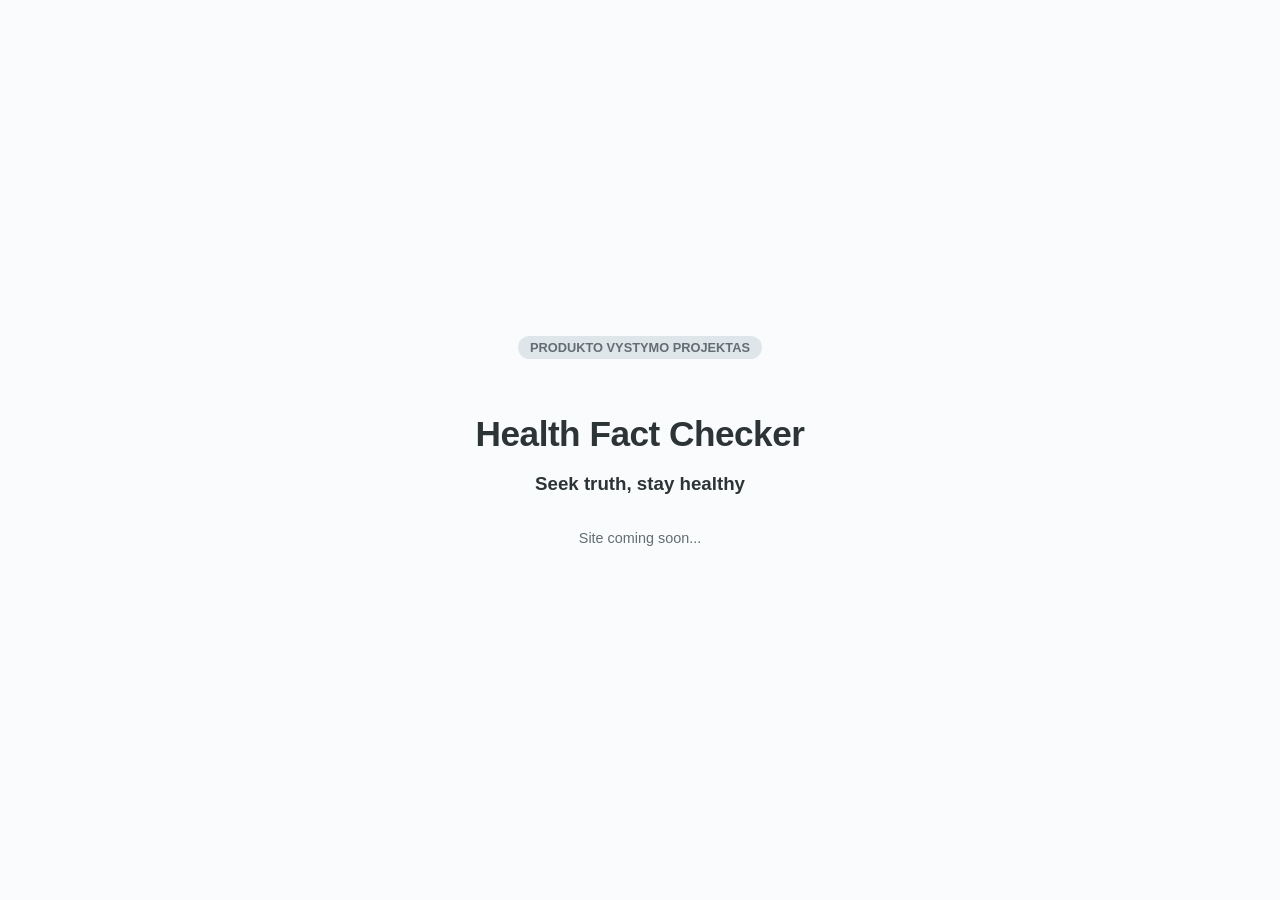
<file: database/app/app_logic/templates/index.html>
<!DOCTYPE html>
<html lang="en">
<head>
    <meta charset="UTF-8">
    <meta name="viewport" content="width=device-width, initial-scale=1.0">
    <title>Health Fact Checker | Dashboard</title>
    <style>
        :root {
            --primary: #2d3436;
            --accent: #0984e3;
            --bg: #f9fbfc;
            --text-light: #636e72;
        }

        body {
            margin: 0;
            padding: 0;
            display: flex;
            justify-content: center;
            align-items: center;
            min-height: 100vh;
            background-color: var(--bg);
            font-family: 'Segoe UI', Roboto, Helvetica, Arial, sans-serif;
            color: var(--primary);
        }

        .container {
            text-align: center;
            padding: 2rem;
            max-width: 600px;
        }

        .logo-mark {
            width: 50px;
            height: 50px;
            background: var(--accent);
            border-radius: 12px;
            display: inline-flex;
            align-items: center;
            justify-content: center;
            margin-bottom: 1.5rem;
            box-shadow: 0 10px 20px rgba(9, 132, 227, 0.2);
        }

        .logo-mark svg {
            fill: white;
            width: 30px;
        }

        h1 {
            font-size: 2.2rem;
            font-weight: 700;
            letter-spacing: -0.5px;
            margin-bottom: 0.5rem;
        }

        .badge {
            display: inline-block;
            padding: 0.25rem 0.75rem;
            background: #dfe6e9;
            color: var(--text-light);
            border-radius: 20px;
            font-size: 0.8rem;
            font-weight: 600;
            text-transform: uppercase;
            margin-bottom: 2rem;
        }

      

        p {
            color: var(--text-light);
            line-height: 1.6;
            font-size: 1.1rem;
        }

       

        @keyframes slide {
            from { left: -50%; }
            to { left: 100%; }
        }
    </style>
</head>
<body>

    <div class="container">
       
        
        <div class="badge">Produkto vystymo projektas</div>
        
        <h1>Health Fact Checker</h1>

        <h3> Seek truth, stay healthy</h2>
        

        <p style="margin-top: 2rem; font-size: 0.9rem;">Site coming soon...</p>
    </div>

</body>
</html>
</file>
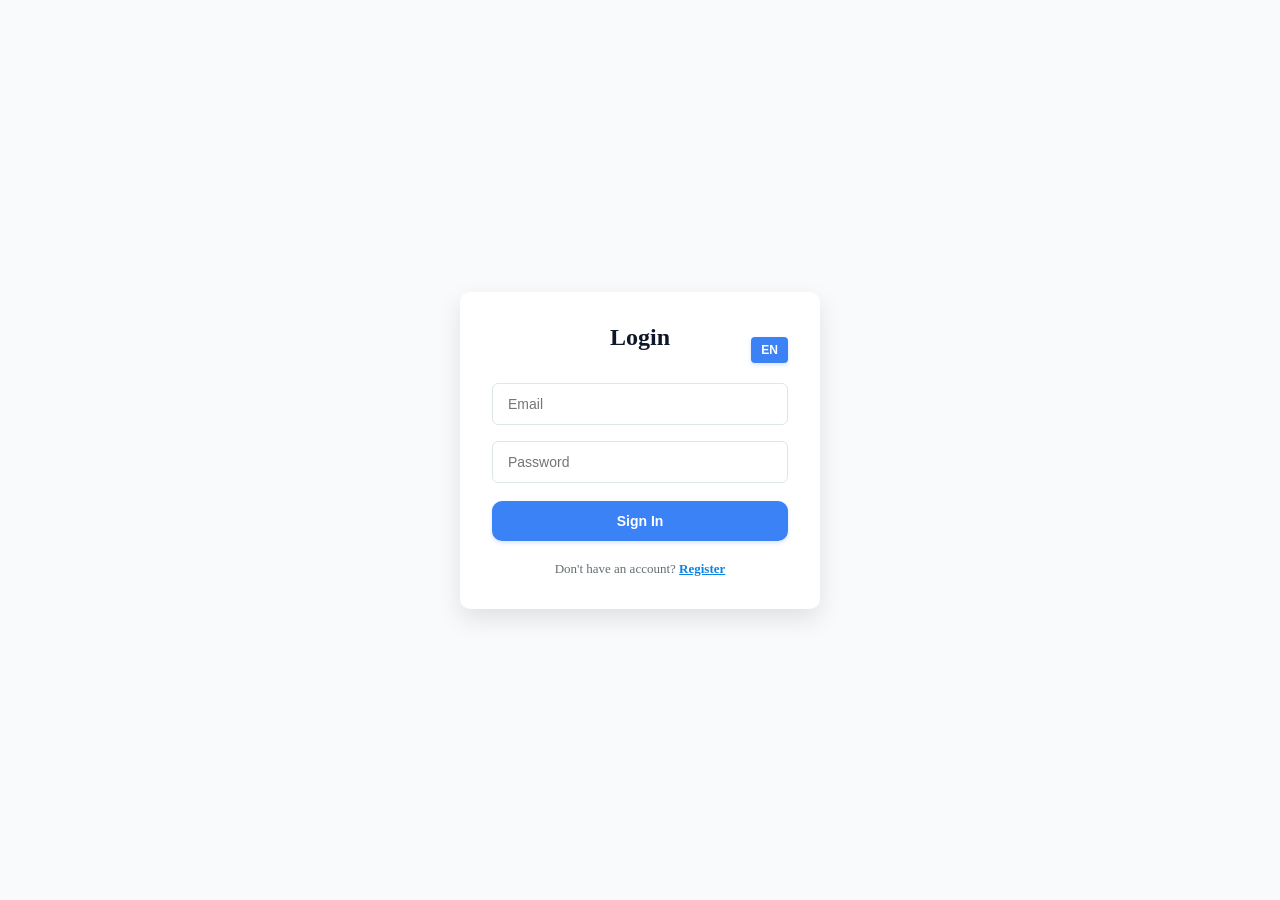
<file: frontend/auth.html>
<!DOCTYPE html>
<html lang="en">
<head>
    <meta charset="UTF-8">
    <title data-i18n="title">Fact Checker - Login</title>
    <link rel="stylesheet" type="text/css" href="style.css">
</head>
<body class="flex-center">

    <div class="auth-card">
        <div class="auth-header">
            <h2 id="title" data-i18n="loginTitle">Login</h2>
            <div class="header-buttons">
                <button id="languageToggle" title="Switch language">EN</button>
            </div>
        </div>
        
        <div id="errorDisplay" class="error-msg"></div>

        <div id="registerFields" style="display:none;">
            <input type="text" id="firstName" data-i18n-placeholder="firstName" placeholder="First Name">
            <input type="text" id="lastName" data-i18n-placeholder="lastName" placeholder="Last Name">
        </div>
        
        <input type="email" id="email" data-i18n-placeholder="email" placeholder="Email">
        <input type="password" id="password" data-i18n-placeholder="password" placeholder="Password">
        
        <button id="authBtn" class="button" data-i18n="signIn">Sign In</button>
        
        <div class="toggle-text">
            <span id="toggleQuestion" data-i18n="dontHaveAccount">Don't have an account?</span> 
            <span id="toggleLink" class="link-span" data-i18n="register">Register</span>
        </div>
    </div>

    <script src="auth.js"></script>
</body>
</html>
</file>
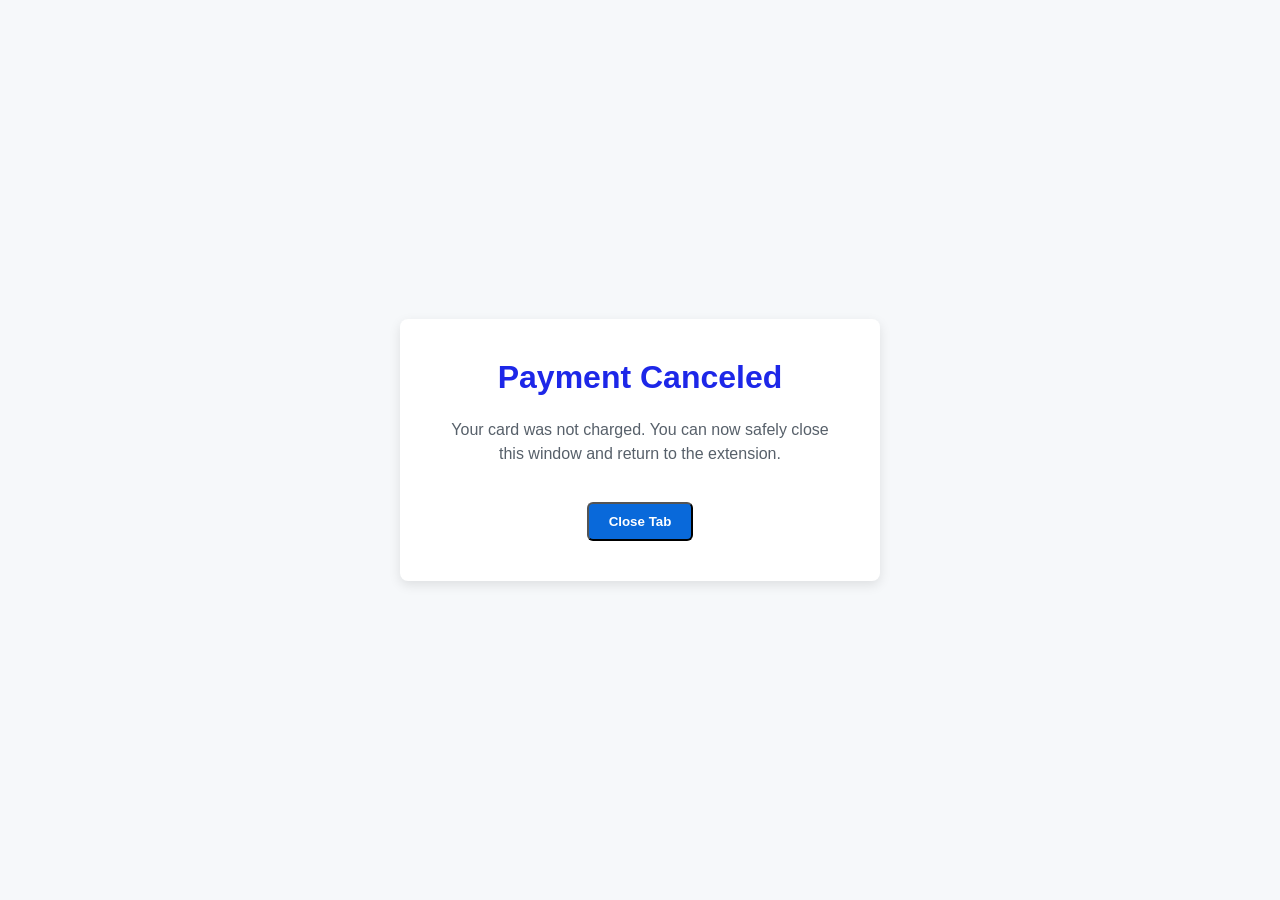
<file: frontend/cancel.html>
<!DOCTYPE html>
<html lang="en">
<head>
  <meta charset="UTF-8">
  <meta name="viewport" content="width=device-width, initial-scale=1.0">
  <title>Checkout Canceled</title>
  <style>
    body {
      font-family: -apple-system, BlinkMacSystemFont, "Segoe UI", Roboto, Helvetica, Arial, sans-serif;
      background-color: #f6f8fa;
      color: #24292f;
      display: flex;
      justify-content: center;
      align-items: center;
      height: 100vh;
      margin: 0;
    }
    .container {
      background: white;
      padding: 40px;
      border-radius: 8px;
      box-shadow: 0 4px 12px rgba(0,0,0,0.1);
      text-align: center;
      max-width: 400px;
    }
    h1 {
      color: #1d27e8;
      margin-top: 0;
    }
    p {
      color: #57606a;
      line-height: 1.5;
    }
    .button {
      display: inline-block;
      margin-top: 20px;
      padding: 10px 20px;
      background-color: #0969da;
      color: white;
      text-decoration: none;
      border-radius: 6px;
      font-weight: bold;
      transition: background-color 0.2s;
    }
    .button:hover {
      background-color: #0550ae;
    }
  </style>
</head>
<body>
  <div class="container">
    <h1>Payment Canceled</h1>
    <p>Your card was not charged. You can now safely close this window and return to the extension.</p>
    <button onclick="window.close();" class="button">Close Tab</button>
</div>
</body>
</html>
</file>
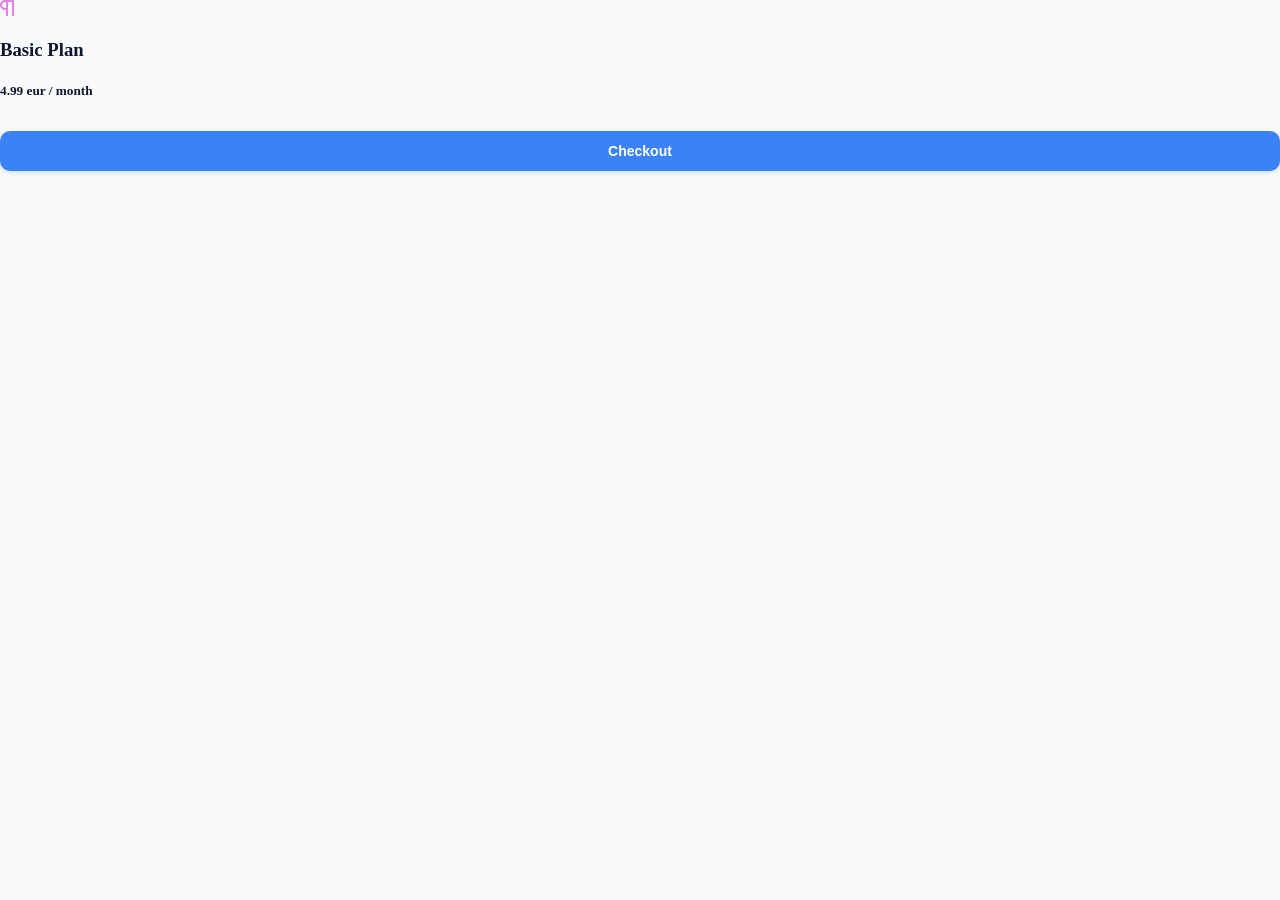
<file: frontend/checkout.html>
<!DOCTYPE html>
<html>
  <head>
    <title>Subscribe to a cool new product</title>
    <link rel="stylesheet" href="style.css">
    <script src="https://js.stripe.com/dahlia/stripe.js"></script>
  </head>
  <body>
    <section>
      <div class="product">
        <svg xmlns="http://www.w3.org/2000/svg" xmlns:xlink="http://www.w3.org/1999/xlink" width="14px" height="16px" viewBox="0 0 14 16" version="1.1">
            <defs/>
            <g id="Flow" stroke="none" stroke-width="1" fill="none" fill-rule="evenodd">
                <g id="0-Default" transform="translate(-121.000000, -40.000000)" fill="#E184DF">
                    <path d="M127,50 L126,50 C123.238576,50 121,47.7614237 121,45 C121,42.2385763 123.238576,40 126,40 L135,40 L135,56 L133,56 L133,42 L129,42 L129,56 L127,56 L127,50 Z M127,48 L127,42 L126,42 C124.343146,42 123,43.3431458 123,45 C123,46.6568542 124.343146,48 126,48 L127,48 Z" id="Pilcrow"/>
                </g>
            </g>
        </svg>
        <div class="description">
          <h3>Basic Plan</h3>
          <h5>4.99 eur / month</h5>
        </div>
      </div>
      <form action="/create-checkout-session" method="POST">
        <!-- Add a hidden field with the lookup_key of your Price -->
        <input type="hidden" name="lookup_key" value="{{PRICE_LOOKUP_KEY}}" />
        <button id="checkout-and-portal-button" type="submit">Checkout</button>
      </form>
    </section>
  </body>
</html>
</file>
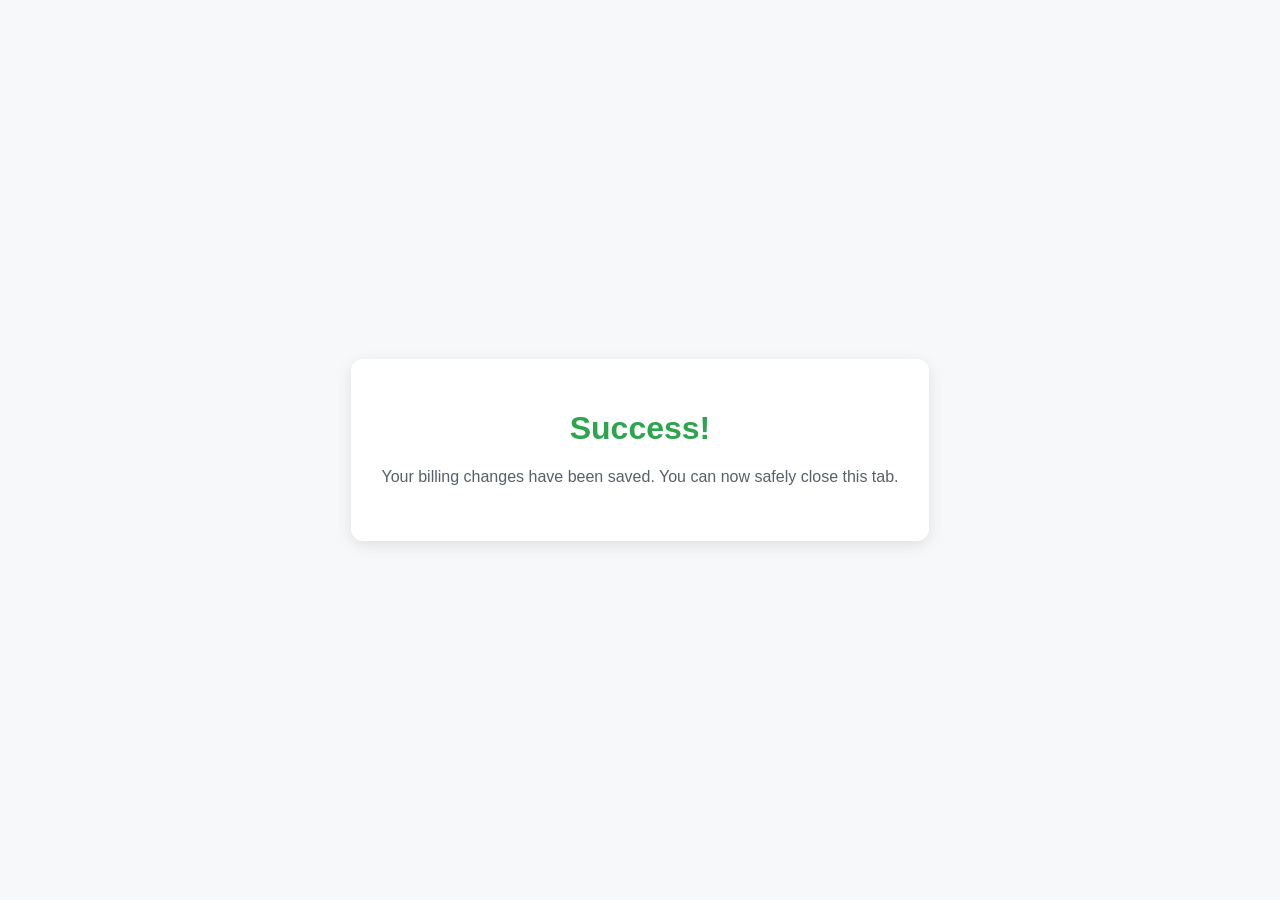
<file: frontend/exit.html>
<!DOCTYPE html>
<html lang="en">
<head>
  <meta charset="UTF-8">
  <title>Billing Updated</title>
  <style>
    body {
      font-family: sans-serif;
      background-color: #f6f8fa;
      display: flex;
      justify-content: center;
      align-items: center;
      height: 100vh;
      margin: 0;
    }
    .card {
      background: white;
      padding: 30px;
      border-radius: 12px;
      box-shadow: 0 4px 15px rgba(0,0,0,0.1);
      text-align: center;
    }
    h1 { color: #2da44e; }
    p { color: #57606a; margin-bottom: 25px; }
    .btn {
      background-color: #0969da;
      color: white;
      border: none;
      padding: 12px 24px;
      border-radius: 6px;
      font-weight: bold;
      cursor: pointer;
    }
  </style>
</head>
<body>
  <div class="card">
    <h1>Success!</h1>
    <p>Your billing changes have been saved. You can now safely close this tab.</p>
</body>
</html>
</file>
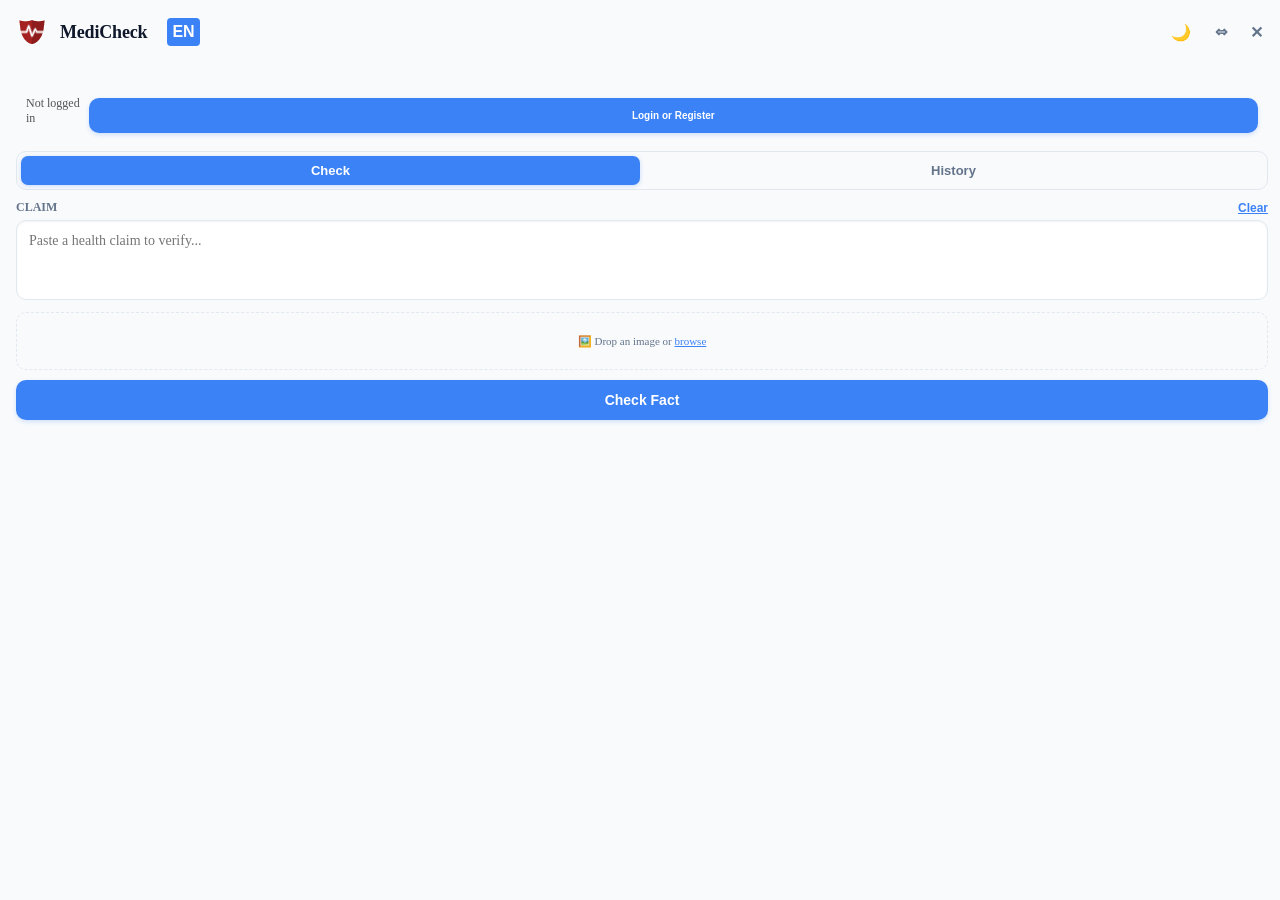
<file: frontend/popup.html>
<!DOCTYPE html>
<html lang="en">
<head>
  <meta charset="UTF-8" />
  <title data-i18n="title">MediCheck</title>
  <link rel="stylesheet" href="style.css" />
</head>

<body>
  <div class="container">
    <header>
      <div class="logo-circle">
		<img src="images/icon128.png" alt="MediCheck Logo" class="header-logo">
	  </div>
      <h1 data-i18n="appTitle">MediCheck</h1>
      <button id="languageToggle" style="width: auto; margin: 0; padding: 5px; background: var(--primary); color: white; border-radius: 4px; box-shadow: none; font-size: 16px; margin-left: 8px;" title="Switch language">EN</button>
      <button id="themeToggle" style="width: auto; margin: 0; padding: 5px; background: none; box-shadow: none; font-size: 16px; margin-left: auto; margin-right: 2px;">
        🌙
      </button>
      <button id="viewModeBtn" title="Switch to floating panel" style="background:none; color:#64748b; width:auto; margin:0; padding:5px; box-shadow:none; font-size:15px; flex-shrink:0;">⇔</button>
      <button id="closePanelBtn" style="background:none; color:#64748b; width:auto; margin:0; padding:5px; box-shadow:none; flex-shrink:0;">✕</button>
    </header>

    <div id="status-message" style="color: red; font-size: 12px; margin-bottom: 10px;"></div>

    <div id="authContainer" style="padding: 10px; border-bottom: 1px solid #ddd; display: flex; justify-content: space-between; align-items: center;">
      <span id="userInfo" style="font-size: 12px; color: #555;" data-i18n="notLoggedIn">Not logged in</span>
      <button id="authBtnAction" style="font-size: 10px;" data-i18n="loginOrRegister">Login or Register</button>
    </div>

    <!-- This shows when user is FREE -->
    <div id="upgrade-section" style="display: none;">
      <button id="upgrade-button">Upgrade Plan</button>
    </div>

    <!-- This shows when user is PRO -->
  <div id="subscription-details" style="display: none;">
      <div style="display: flex; justify-content: space-between; align-items: center;">
          <strong id="plan-name-label" style="color: #2da44e;">PRO PLAN</strong>
          <span id="usage-count" style="font-size: 11px; color: #57606a;">0 queries</span>
      </div>
      <div id="renewal-info" style="font-size: 10px; color: #57606a; margin-top: 5px;"></div>
      <a href="#" id="manage-billing-link" style="color: #0969da; text-decoration: underline; font-size: 12px; cursor: pointer;">
        ⚙️ Manage Subscription
      </a>
  </div>

    <!-- ── Tab Bar ──────────────────────────────────────────────── -->
    <div class="tab-bar">
      <button class="tab-btn active" id="tabCheck" data-i18n="tabCheck">Check</button>
      <button class="tab-btn"        id="tabHistory" data-i18n="tabHistory">History</button>
    </div>

    <!-- ── Check View ───────────────────────────────────────────── -->
    <div id="checkView">

      <div class="input-section">
        <div style="display: flex; justify-content: space-between; align-items: center; margin-bottom: 5px;">
          <label style="font-size: 12px; color: var(--text-muted); font-weight: 600;">CLAIM</label>
          <button id="clearBtn" style="background:none; color:var(--primary); width:auto; margin:0; padding:0; box-shadow:none; font-size:12px; text-decoration:underline;" data-i18n="clear">Clear</button>
        </div>
         <textarea
           id="claimInput"
           data-i18n-placeholder="claimPlaceholder"
           placeholder="Paste a health claim to verify..."
         ></textarea>
         <div id="inputError" class="input-error" style="display:none; color: var(--score-low); font-size: 20px; margin-top: 4px; font-weight: 500;"></div>

        <!-- ── Image OCR drop zone ─────────────────────────────── -->
        <div id="ocrDropZone" class="ocr-drop-zone">
          <input type="file" id="ocrFileInput" accept="image/png,image/jpeg" style="display:none;" />
          <span id="ocrDropLabel" class="ocr-drop-label">
            🖼️ Drop an image or <span class="ocr-browse-link" id="ocrBrowseBtn">browse</span>
          </span>
          <span id="ocrFileName" class="ocr-file-name" style="display:none;"></span>
          <span id="ocrSpinner" class="ocr-spinner" style="display:none;">⏳ Extracting text…</span>
          <span id="ocrError" class="ocr-error" style="display:none;"></span>
        </div>
        <!-- ────────────────────────────────────────────────────── -->

        <button id="checkBtn">
          <span id="btnText" data-i18n="checkFact">Check Fact</span>
        </button>
      </div>

      <div id="resultCard" class="resultCard hidden">
        <div class="scoreRingContainer">
          <svg class="progressRing" width="120" height="120">
            <circle class="ringTrack" cx="60" cy="60" r="52"></circle>
            <circle id="ringProgress" class="ringProgress" cx="60" cy="60" r="52"></circle>
          </svg>
          <div class="scoreCenter">
            <span id="scoreValue">0</span>
            <span class="scoreLabel" data-i18n="confidence">Confidence</span>
          </div>
        </div>

        <div class="resultHeader">
          <div id="finalVerdict" class="verdict"></div>
        </div>

        <div id="finalExplanation" class="explanation"></div>

        <div id="individualFactsContainer" style="display: none;">
          <div id="verdictDistribution" style="display: none;">
            <div style="font-size: 13px; font-weight: 700; text-align: left; margin-bottom: 10px;" data-i18n="verdictBreakdown">Verdict Breakdown</div>
            <div class="donut-container">
              <div class="donut-chart-wrapper">
                <svg id="verdictDonutSvg" width="120" height="120" viewBox="0 0 120 120"></svg>
                <div class="donut-center-text" id="donutCenterText"></div>
              </div>
              <div id="verdictDonutLegend" class="donut-legend"></div>
            </div>
          </div>

          <hr class="divider">
          <div style="font-size: 13px; font-weight: 700; text-align: left; margin-bottom: 10px;" data-i18n="individualClaims">Individual Claims</div>
          <div id="individualFactsList" style="display: flex; flex-direction: column; gap: 10px;"></div>
        </div>

        <hr class="divider">

        <details class="evidence-section">
          <summary><span data-i18n="sourcesUsedPrefix">Sources Used</span>: <span id="sourceCount">0</span></summary>
          <div id="articlesList" class="articles-container"></div>
          <div class="section-header" data-i18n="evidenceBySource">Evidence by Source</div>
          <div id="evidenceList"></div>
        </details>
		
      </div>

    </div>
    <!-- end #checkView -->

    <!-- ── History View ──────────────────────────────────────────── -->
    <div id="historyView" style="display:none;">

      <!-- Empty / not-logged-in state -->
      <div id="historyEmpty" class="history-empty" style="display:none;">
        <div class="history-empty-icon">🔒</div>
        <p class="history-empty-text" data-i18n="historyLoginPrompt">Login to view your check history</p>
        <button id="historyLoginBtn" style="width:auto; padding: 8px 20px; margin:0;" data-i18n="loginOrRegister">Login or Register</button>
      </div>

      <!-- Loading state -->
      <div id="historyLoading" class="history-loading" style="display:none;">
        <span class="ocr-spinner" style="display:inline;">⏳</span>
        <span style="font-size:13px; color:var(--text-muted); margin-left:6px;" data-i18n="historyLoading">Loading history…</span>
      </div>

      <!-- Error state -->
      <div id="historyError" class="history-error" style="display:none;">
        <p id="historyErrorMsg" style="font-size:13px; color: var(--score-low); margin:0;"></p>
        <button id="historyRetryBtn" style="width:auto; padding:6px 16px; margin-top:10px;" data-i18n="retry">Retry</button>
      </div>

      <!-- History list -->
      <div id="historyList" style="display:none;">
        <div id="historyItems"></div>
      </div>

      <!-- Detail view -->
      <div id="historyDetail" style="display:none;">
        <button id="historyBackBtn" class="history-back-btn">
          ← <span data-i18n="backToHistory">Back to history</span>
        </button>
        <div id="historyDetailContent"></div>
      </div>

    </div>
    <!-- end #historyView -->

  </div>
  <script src="popup.js"></script>
</body>
</html>
</file>
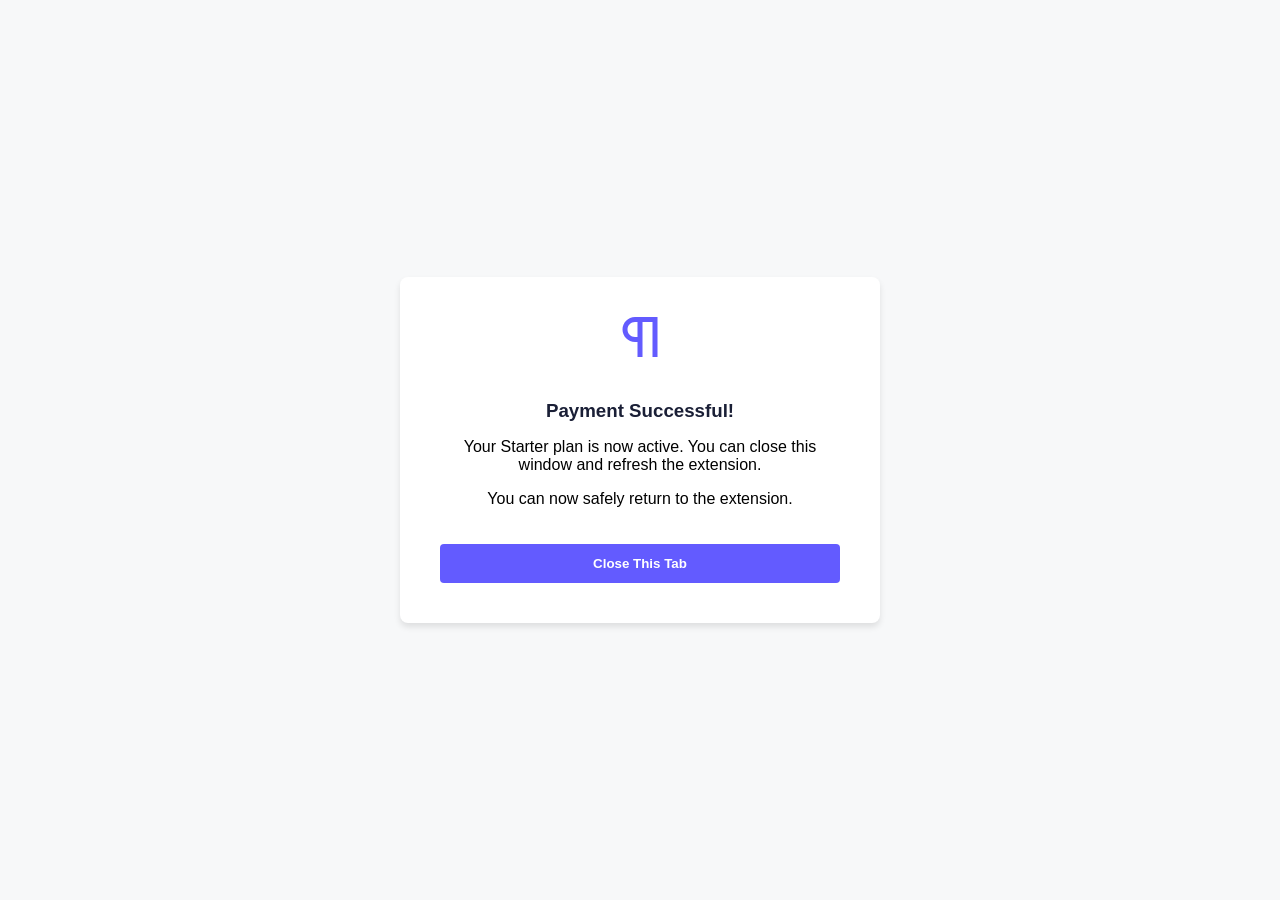
<file: frontend/success.html>
<!DOCTYPE html>
<html>
<head>
  <title>Success - Plan Activated</title>
  <style>
    body {
      font-family: -apple-system, BlinkMacSystemFont, "Segoe UI", Roboto, sans-serif;
      background-color: #f7f8f9;
      display: flex;
      justify-content: center;
      align-items: center;
      height: 100vh;
      margin: 0;
    }
    section {
      background: white;
      padding: 40px;
      border-radius: 8px;
      box-shadow: 0 4px 6px rgba(0,0,0,0.1);
      text-align: center;
      max-width: 400px;
    }
    .product svg {
      margin-bottom: 20px;
    }
    h3 {
      color: #1a1f36;
      margin-bottom: 10px;
    }
    button {
      background-color: #635bff;
      color: white;
      border: none;
      padding: 12px 24px;
      border-radius: 4px;
      font-weight: 600;
      cursor: pointer;
      transition: background 0.2s;
      width: 100%;
      margin-top: 20px;
    }
    button:hover {
      background-color: #5851ea;
    }
  </style>
</head>
<body>
  <section>
    <div class="product">
      <svg width="40" height="40" viewBox="0 0 14 16">
          <g fill="#635bff">
              <path d="M127,50 L126,50 C123.238576,50 121,47.7614237 121,45 C121,42.2385763 123.238576,40 126,40 L135,40 L135,56 L133,56 L133,42 L129,42 L129,56 L127,56 L127,50 Z M127,48 L127,42 L126,42 C124.343146,42 123,43.3431458 123,45 C123,46.6568542 124.343146,48 126,48 L127,48 Z" transform="translate(-121, -40)"/>
          </g>
      </svg>
      <div class="description">
        <h3>Payment Successful!</h3>
        <p>Your Starter plan is now active. You can close this window and refresh the extension.</p>
      </div>
      <p>You can now safely return to the extension.</p>
    <button onclick="closeTab()" class="button">Close This Tab</button>
    </div>

    <form action="/create-portal-session" method="POST">
        <input type="hidden" id="session-id" name="session_id" value="" />
        <button id="checkout-and-portal-button" type="submit">Manage Billing & Invoices</button>
    </form>
  </section>


<script>
  function closeTab() {
    window.close();
    // If window.close() fails (blocked by browser), change the button text
    setTimeout(() => {
      const btn = document.querySelector('.button');
      btn.textContent = "Done! You can close this tab";
      btn.style.backgroundColor = "#6e7681"; // Optional: make it gray to look 'finished'
    }, 500);
  }
</script>

  <script>
    // Moved to the bottom so elements are loaded first
    const urlParams = new URLSearchParams(window.location.search);
    const sessionId = urlParams.get('session_id');

    if (sessionId) {
      document.getElementById('session-id').value = sessionId;
      console.log("Session ID loaded:", sessionId);
    } else {
      document.getElementById('checkout-and-portal-button').style.display = 'none';
    }
  </script>
</body>
</html>
</file>
<file: frontend/style.css>
:root {
  --bg-color: #f8fafc;
  --card-bg: #ffffff;
  --text-main: #0f172a;
  --text-muted: #64748b;
  --primary: #3b82f6;
  --primary-hover: #2563eb;
  --border-color: #e2e8f0;
  
  --score-high: #22c55e; /* Green */
  --score-mid: #eab308;  /* Yellow */
  --score-low: #ef4444;  /* Red */
  --score-conflicting: #f97316; /* Orange */
  --score-partially: #3b82f6; /* Blue */
}

body.dark-mode {
  --bg-color: #0f172a;
  --card-bg: #1e293b;
  --text-main: #f1f5f9;
  --text-muted: #94a3b8;
  --border-color: #334155;
  --primary: #60a5fa; /* Slightly lighter blue for dark backgrounds */
  --score-conflicting: #fb923c;
  --score-partially: #60a5fa;
}

/* Update these rules in your style.css */
body {
  margin: 0;
  padding: 0;
  /* fluid: fills the panel iframe at any width */
  width: 100%;
  min-width: 280px;
  min-height: auto;
  font-family: -apple-system, ...;
  background: var(--bg-color);
  color: var(--text-main);
  overflow: hidden; /* Prevent double scrollbars */
  transition: background 0.3s ease, color 0.3s ease;
}

/* In float mode: iframe is exactly sized to content height (capped at 90vh by panel.js).
   html + body fill the iframe exactly; .container scrolls when content > iframe. */
html.float-mode {
  height: 100%;
  overflow: hidden;
}

body.float-mode {
  height: 100%;
  overflow: hidden;
}

body.float-mode .container {
  height: 100%;
  max-height: 100%;
  overflow-y: auto;
}

.container {
  padding: 16px;
  padding-right: 12px;
  display: flex;
  flex-direction: column;
  gap: 8px;
  /* In side-panel mode the iframe is 100vh tall, so allow the
     container to grow beyond 550 px and scroll inside itself. */
  max-height: calc(100vh - 8px);
  overflow-y: auto;
}

header {
  display: flex;
  align-items: center;
  gap: 12px;
  margin-bottom: 4px; /* Shrunk gap below title */
}

.logo-circle {
  background: transparent; /* You can change or remove this if your logo has a background */
  width: 32px;
  height: 32px;
  border-radius: 0%;
  display: flex;
  align-items: center;
  justify-content: center;
  overflow: hidden; /* Ensures the image doesn't bleed outside the circle */
  box-shadow: none;
  flex-shrink: 0;
}

.header-logo {
  width: 100%;
  height: 100%;
  object-fit: contain; /* Keeps the logo aspect ratio while fitting it in the circle */
  padding: 2px; /* Optional: adds some breathing room around your logo */
}

h1 {
  font-size: 18px;
  font-weight: 700;
  margin: 0;
  letter-spacing: -0.01em;
}

textarea {
  width: 100%;
  height: 80px;
  padding: 12px;
  resize: none;
  border-radius: 10px;
  border: 1px solid var(--border-color);
  font-size: 14px;
  font-family: inherit;
  box-sizing: border-box;
  background: var(--card-bg);
  transition: all 0.2s ease;
  box-shadow: 0 1px 2px rgba(0,0,0,0.05) inset;
}

textarea:focus {
  outline: none;
  border-color: var(--primary);
  box-shadow: 0 0 0 3px rgba(59, 130, 246, 0.15);
}

button {
  width: 100%;
  margin-top: 10px;
  padding: 12px;
  background: var(--primary);
  color: white;
  border: none;
  border-radius: 10px;
  font-size: 14px;
  font-weight: 600;
  cursor: pointer;
  transition: all 0.2s ease;
  box-shadow: 0 2px 4px rgba(59, 130, 246, 0.2);
}

button:hover:not(:disabled) {
  background: var(--primary-hover);
  transform: translateY(-1px);
  box-shadow: 0 4px 6px rgba(59, 130, 246, 0.3);
}

button:disabled {
  background: #94a3b8;
  cursor: not-allowed;
  box-shadow: none;
}

/* Result Card */
.resultCard {
  background: var(--card-bg);
  border-radius: 16px;
  padding: 20px;
  box-shadow: 0 4px 15px rgba(0, 0, 0, 0.05), 0 1px 3px rgba(0, 0, 0, 0.03);
  text-align: center;
  border: 1px solid var(--border-color);
  transition: opacity 0.3s ease, transform 0.3s ease;
}

.resultCard.hidden {
  display: none;
  opacity: 0;
  transform: translateY(10px);
}

.scoreRingContainer {
  position: relative;
  width: 120px;
  height: 120px;
  margin: 0 auto 16px auto;
}

.progressRing {
  transform: rotate(-90deg);
}

.ringTrack {
  fill: none;
  stroke: var(--border-color);
  stroke-width: 8;
}

.ringProgress {
  fill: none;
  stroke: var(--primary); /* Overridden in JS */
  stroke-width: 8;
  stroke-linecap: round;
  stroke-dasharray: 326.72; /* 2 * PI * 52 */
  stroke-dashoffset: 326.72;
  transition: stroke-dashoffset 1s cubic-bezier(0.4, 0, 0.2, 1), stroke 0.5s ease;
}

/* ── Checking / loading state for the score ring ────────────────────────── */
.resultCard.checking .ringProgress {
  stroke-dasharray: 100 226.72;
  stroke-dashoffset: 0;
  stroke: var(--primary);
  animation: ring-spin 1s linear infinite;
  transition: none;
}

.resultCard.checking #scoreValue {
  font-size: 16px;
  animation: pulse-text 1.2s ease-in-out infinite;
}

.resultCard.checking .scoreLabel {
  display: none;
}

.resultCard.checking .divider,
.resultCard.checking .evidence-section {
  display: none;
}

@keyframes ring-spin {
  from { transform: rotate(0deg); transform-box: fill-box; transform-origin: center; }
  to   { transform: rotate(360deg); transform-box: fill-box; transform-origin: center; }
}

/* Spin the whole SVG since SVG transforms inside circles can be tricky */
.resultCard.checking .progressRing {
  animation: svg-spin 1s linear infinite;
  transform-origin: 60px 60px; /* cx cy of the circle */
}

@keyframes svg-spin {
  from { transform: rotate(-90deg); }
  to   { transform: rotate(270deg); }
}

@keyframes pulse-text {
  0%, 100% { opacity: 1; }
  50%       { opacity: 0.4; }
}

.scoreCenter {
  position: absolute;
  top: 50%;
  left: 50%;
  transform: translate(-50%, -50%);
  display: flex;
  flex-direction: column;
  align-items: center;
}

#scoreValue {
  font-size: 28px;
  font-weight: 800;
  line-height: 1;
  color: var(--text-main);
}

.scoreLabel {
  font-size: 12px;
  font-weight: 500;
  color: var(--text-muted);
  margin-top: 2px;
  text-transform: uppercase;
  letter-spacing: 0.05em;
}

.explanation {
  font-size: 13.5px;
  line-height: 1.5;
  color: var(--text-muted);
  max-height: 120px; /* Limits explanation height */
  overflow-y: auto;   /* Enables scroll for long text */
  padding-right: 8px;
  text-align: left;
}

/* Scrollbar styling for explanation */
.explanation::-webkit-scrollbar {
  width: 4px;
}
.explanation::-webkit-scrollbar-track {
  background: transparent;
}
.explanation::-webkit-scrollbar-thumb {
  background: #cbd5e1;
  border-radius: 4px;
}

/* style.css */

.resultHeader {
  margin-bottom: 16px;
  display: flex;
  justify-content: center;
}

.verdict {
  font-weight: 900;      /* Extra bold */
  font-size: 24px;      /* Significantly larger */
  letter-spacing: 1px;
  text-transform: uppercase;
  margin: 0;
  padding: 5px 0;
}

/* Color coding for the verdict text */
.verdict.true { color: var(--score-high); }
.verdict.false { color: var(--score-low); }
.verdict.uncertain { color: var(--score-mid); }
.divider {
  border: 0;
  border-top: 1px solid var(--border-color);
  margin: 15px 0;
}

.evidence-section summary {
  font-size: 13px;
  font-weight: 600;
  cursor: pointer;
  color: var(--primary);
  margin-bottom: 8px;
}

.articles-container {
  text-align: left;
  max-height: 180px; /* Limits sources height */
  overflow-y: auto;   /* Enables scroll for many articles */
  padding-right: 5px;
}

.article-item {
  padding: 8px 0;
  border-bottom: 1px solid #f1f5f9;
}

.article-item:last-child { border: none; }

.article-title {
  font-size: 13px;
  font-weight: 600;
  display: block;
  color: var(--text-main);
  text-decoration: none;
}

.article-title:hover { text-decoration: underline; }

.article-meta {
  font-size: 11px;
  color: var(--text-muted);
}

.debug-section pre {
  font-size: 10px;
  background: #272822;
  color: #f8f8f2;
  padding: 10px;
  border-radius: 8px;
  max-height: 200px; /* Limit height */
  overflow: auto;    /* Enable both horizontal and vertical scroll */
  text-align: left;
  white-space: pre-wrap; /* Wraps text so it doesn't just go off-screen */
}
  color: #4b5563;
}

html, body {
    height: 100%;
    margin: 0;
}

/* Center Alignment Container */
.flex-center {
    display: flex;
    flex-direction: column;
    justify-content: center;
    align-items: center;
    min-height: 100vh;
    width: 100%;
}

.auth-card {
    background: var(--card-bg);
    padding: 2rem;
    border-radius: 10px;
    box-shadow: 0 10px 25px rgba(0, 0, 0, 0.1);
    width: 100%;
    max-width: 360px;
    text-align: center;
    box-sizing: border-box;
    position: relative;
    color: var(--text-main);
}

.auth-header {
    display: flex;
    justify-content: center;
    align-items: center;
    margin-bottom: 1.5rem;
    position: relative;
}

.auth-header h2 {
    margin: 0;
    color: var(--text-main);
    font-weight: 600;
}

.header-buttons {
    position: absolute;
    right: 0;
    display: flex;
    gap: 8px;
}

#languageToggle {
    width: auto;
    margin: 0;
    padding: 6px 10px;
    background: var(--primary);
    color: white;
    border-radius: 4px;
    font-size: 12px;
    font-weight: 700;
    cursor: pointer;
    transition: transform 0.2s ease, background 0.2s ease;
    box-shadow: 0 2px 4px rgba(59, 130, 246, 0.2);
}

#languageToggle:hover {
    transform: scale(1.1);
}

.auth-header #themeToggle {
    width: auto;
    margin: 0;
    padding: 6px 8px;
    background: none;
    box-shadow: none;
    font-size: 16px;
    cursor: pointer;
    transition: transform 0.2s ease;
}

.auth-header #themeToggle:hover {
    transform: scale(1.1);
}

/* Update auth page elements to use CSS variables */
input {
    width: 100%;
    padding: 12px 15px;
    margin: 8px 0;
    display: inline-block;
    border: 1px solid var(--border-color);
    border-radius: 6px;
    box-sizing: border-box;
    font-size: 14px;
    transition: border-color 0.2s;
    background: var(--card-bg);
    color: var(--text-main);
}

input:focus {
    border-color: var(--primary);
    outline: none;
    box-shadow: 0 0 0 3px rgba(59, 130, 246, 0.15);
}

#authBtn {
    width: 100%;
    margin-top: 10px;
    padding: 12px;
    background: var(--primary);
    color: white;
    border: none;
    border-radius: 10px;
    font-size: 14px;
    font-weight: 600;
    cursor: pointer;
    transition: all 0.2s ease;
    box-shadow: 0 2px 4px rgba(59, 130, 246, 0.2);
}

#authBtn:hover:not(:disabled) {
    background: var(--primary-hover);
    transform: translateY(-1px);
    box-shadow: 0 4px 6px rgba(59, 130, 246, 0.3);
}

#authBtn:disabled {
    background: #94a3b8;
    cursor: not-allowed;
    box-shadow: none;
}

.toggle-text {
    margin-top: 20px;
    font-size: 13px;
    color: var(--text-muted);
}

.link-span {
    color: var(--primary);
    cursor: pointer;
    font-weight: 600;
    text-decoration: underline;
}

.button {
    width: 100%;
    margin-top: 10px;
    padding: 12px;
    background: var(--primary);
    color: white;
    border: none;
    border-radius: 10px;
    font-size: 14px;
    font-weight: 600;
    cursor: pointer;
    transition: all 0.2s ease;
    box-shadow: 0 2px 4px rgba(59, 130, 246, 0.2);
}

.button:hover:not(:disabled) {
    background: var(--primary-hover);
    transform: translateY(-1px);
    box-shadow: 0 4px 6px rgba(59, 130, 246, 0.3);
}

.button:disabled {
    background: #94a3b8;
    cursor: not-allowed;
    box-shadow: none;
}

.auth-header #languageToggle {
    position: absolute;
    right: 0;
    width: auto;
    margin: 0;
    padding: 6px 10px;
    background: var(--primary);
    color: white;
    border-radius: 4px;
    font-size: 12px;
    font-weight: 700;
    cursor: pointer;
    transition: transform 0.2s ease, background 0.2s ease;
    box-shadow: 0 2px 4px rgba(59, 130, 246, 0.2);
}

.auth-header #languageToggle:hover {
    transform: scale(1.1);
}

h2 {
    margin-top: 0;
    color: #2d3436;
    font-weight: 600;
}

/* Input Fields */
.input-group {
    width: 100%;
    margin-bottom: 15px;
}

input {
    width: 100%;
    padding: 12px 15px;
    margin: 8px 0;
    display: inline-block;
    border: 1px solid #dfe6e9;
    border-radius: 6px;
    box-sizing: border-box;
    font-size: 14px;
    transition: border-color 0.2s;
}

input:focus {
    border-color: #0984e3;
    outline: none;
}

/* Toggle Link */
.toggle-text {
    margin-top: 20px;
    font-size: 13px;
    color: #636e72;
}

.link-span {
    color: #0984e3;
    cursor: pointer;
    font-weight: 600;
    text-decoration: underline;
}

/* Error Messages */
.error-msg {
    color: #d63031;
    font-size: 12px;
    margin-bottom: 10px;
    display: none; /* Hidden by default */
}

.verdict.limit {
    color: var(--primary); /* Or a neutral gray */
    font-size: 18px;
}

textarea, .resultCard, .auth-card {
  background: var(--card-bg);
  color: var(--text-main);
  border-color: var(--border-color);
}

/* Custom Scrollbar Styling */
.container::-webkit-scrollbar{
  width: 10px; /* Made it thicker as requested */
}

.container::-webkit-scrollbar-track {
  background: transparent;
  margin-bottom: 10px;
}

.container::-webkit-scrollbar-thumb{
  background-color: #cbd5e1;
  border-radius: 10px;
  /* This 2px border creates the equal 'gap' on left and right of the thumb */
  border: 2px solid var(--bg-color);
  background-clip: padding-box;
}

.container::-webkit-scrollbar-thumb:hover {
  background-color: #475569;
  border-color: var(--bg-color);
}

body.dark-mode .container::-webkit-scrollbar-thumb {
  background-color: #475569;
}

#closePanelBtn {
  background: none;
  color: var(--text-muted);
  width: 28px;
  height: 28px;
  margin: 0;
  box-shadow: none;
  cursor: pointer;
  font-size: 16px;
  display: flex;
  justify-content: center;
  align-items: center;
  border-radius: 50%;
  transition: color 0.2s ease;
  flex-shrink: 0;
}

#closePanelBtn:hover {
  color: #ef4444;
}

#viewModeBtn {
  background: none;
  color: var(--text-muted);
  width: 28px;
  height: 28px;
  margin: 0;
  box-shadow: none;
  cursor: pointer;
  font-size: 15px;
  display: flex;
  justify-content: center;
  align-items: center;
  border-radius: 6px;
  transition: color 0.2s ease, background 0.2s ease;
  flex-shrink: 0;
}

#viewModeBtn:hover {
  color: var(--primary);
  background: rgba(59, 130, 246, 0.08);
}

#languageToggle {
  width: auto;
  margin: 0;
  padding: 8px;
  background: var(--primary);
  color: white;
  border-radius: 4px;
  font-size: 14px;
  font-weight: 700;
  cursor: pointer;
  margin-left: 8px;
  transition: transform 0.2s ease, background 0.2s ease;
  box-shadow: 0 2px 4px rgba(59, 130, 246, 0.2);
}

#languageToggle:hover {
  transform: scale(1.1);
}

#themeToggle {
  width: auto;
  margin: 0;
  padding: 8px;
  background: none;
  box-shadow: none;
  font-size: 18px;
  cursor: pointer;
  /* Push it to the right, leaving a small gap before the view-mode and close buttons */
  margin-left: auto;
  margin-right: 2px;
  transition: transform 0.2s ease;
}

#themeToggle:hover {
  transform: scale(1.1);
}

#authContainer {
  padding: 4px 10px; /* Reduced vertical padding */
  border-bottom: none !important; /* Removes the white line */
  display: flex;
  justify-content: space-between;
  align-items: center;
}

/* --- Individual Facts Styling --- */
.fact-item {
  background: var(--bg-color); /* Uses the slightly darker inset background */
  border: 1px solid var(--border-color);
  border-radius: 10px;
  padding: 12px;
  text-align: left;
}

.fact-claim {
  font-size: 13px;
  font-weight: 600;
  color: var(--text-main);
  margin-bottom: 8px;
  font-style: italic;
  line-height: 1.4;
}

.fact-verdict {
  font-size: 10px;
  font-weight: 800;
  text-transform: uppercase;
  letter-spacing: 0.05em;
  padding: 4px 8px;
  border-radius: 6px;
  display: inline-block;
}

/* Tinted backgrounds for the individual badges */
.fact-verdict.true {
  background: rgba(34, 197, 94, 0.15);
  color: var(--score-high);
}
.fact-verdict.false {
  background: rgba(239, 68, 68, 0.15);
  color: var(--score-low);
}
.fact-verdict.uncertain {
  background: rgba(234, 179, 8, 0.15);
  color: var(--score-mid);
}

.fact-explanation {
  font-size: 12px;
  color: var(--text-muted);
  line-height: 1.5;
  margin-top: 6px;
}

.fact-top-row {
  display: flex;
  gap: 12px;
  align-items: flex-start;
  margin-bottom: 10px;
}

.mini-ring-container {
  position: relative;
  width: 32px;
  height: 32px;
  flex-shrink: 0;
}

.mini-score-text {
  position: absolute;
  top: 50%;
  left: 50%;
  transform: translate(-50%, -50%);
  font-size: 8px;
  font-weight: 800;
}

.fact-sources-list {
  margin-top: 12px;
  padding-top: 8px;
  border-top: 1px dashed var(--border-color);
}

.mini-source {
  display: block;
  font-size: 11px;
  color: var(--primary);
  text-decoration: none;
  margin-bottom: 3px;
  white-space: nowrap;
  overflow: hidden;
  text-overflow: ellipsis;
}

.badge-stack {
  display: flex;
  flex-direction: column;
  align-items: center;
  gap: 2px;
  flex-shrink: 0;
}

.badge-label {
  font-size: 8px;
  font-weight: 700;
  color: var(--text-muted);
  letter-spacing: 0.5px;
  text-transform: uppercase;
}

.score-badge {
  display: flex;
  align-items: center;
  justify-content: center;
  padding: 4px 6px;
  border-radius: 4px;
  font-size: 12px;
  font-weight: 800;
  color: white;
  flex-shrink: 0;
  min-width: 38px;
}

/* Badge color logic */
.score-badge.score-high {
  background-color: var(--score-high);
}

.score-badge.score-mid {
  background-color: var(--score-mid);
  color: #000; /* Dark text for better readability on yellow */
}

.score-badge.score-low {
  background-color: var(--score-low);
}

/* Adjust top row spacing */
.fact-top-row {
  display: flex;
  gap: 10px;
  align-items: center; /* Centers badge with the start of the text */
  margin-bottom: 10px;
}

.fact-claim {
  font-weight: 600;
  font-size: 13px;
  line-height: 1.4;
  color: var(--text-main);
}
/* ── OCR Drop Zone ──────────────────────────────────────────────────────── */
.ocr-drop-zone {
  display: flex;
  align-items: center;
  justify-content: center;
  gap: 6px;
  border: 1.5px dashed var(--border-color);
  border-radius: 10px;
  padding: 9px 12px;
  margin-top: 8px;
  cursor: pointer;
  transition: border-color 0.2s ease, background 0.2s ease;
  min-height: 38px;
  background: transparent;
  text-align: center;
  user-select: none;
}
.ocr-drop-zone:hover {
  border-color: var(--primary);
  background: rgba(59, 130, 246, 0.04);
}
.ocr-drop-zone.ocr-drag-over {
  border-color: var(--primary);
  background: rgba(59, 130, 246, 0.08);
  border-style: solid;
}
.ocr-drop-zone.ocr-loading {
  pointer-events: none;
  opacity: 0.75;
}
.ocr-drop-label  { font-size: 11px; color: var(--text-muted); }
.ocr-browse-link { color: var(--primary); text-decoration: underline; cursor: pointer; }
.ocr-file-name   { font-size: 11px; color: var(--primary); max-width: 220px; overflow: hidden; text-overflow: ellipsis; white-space: nowrap; }
.ocr-spinner     { font-size: 11px; color: var(--text-muted); animation: ocr-pulse 1.2s ease-in-out infinite; }
.ocr-error       { font-size: 11px; color: var(--score-low); }

@keyframes ocr-pulse {
  0%, 100% { opacity: 1; }
  50%       { opacity: 0.45; }
}

/* ── Evidence items (single-fact & multi-fact snippets) ─────────────────── */
.evidence-item {
  background: var(--bg-color);
  border: 1px solid var(--border-color);
  border-radius: 8px;
  padding: 10px 12px;
  margin-bottom: 8px;
  text-align: left;
}

.evidence-header {
  display: flex;
  align-items: center;
  justify-content: space-between;
  gap: 8px;
  margin-bottom: 6px;
  flex-wrap: wrap;
}

.evidence-title {
  font-size: 11px;
  font-weight: 700;
  color: var(--text-main);
  flex: 1;
  min-width: 0;
  overflow: hidden;
  text-overflow: ellipsis;
  white-space: nowrap;
}

.evidence-header .verdict {
  font-size: 9px;
  padding: 2px 6px;
  flex-shrink: 0;
}

blockquote.evidence-snippet {
  margin: 0 0 6px 0;
  padding: 6px 10px;
  border-left: 3px solid var(--primary);
  background: rgba(59, 130, 246, 0.06);
  border-radius: 0 6px 6px 0;
  font-size: 11px;
  color: var(--text-muted);
  font-style: italic;
  line-height: 1.5;
  word-break: break-word;
}

.evidence-explanation {
  font-size: 11px;
  color: var(--text-muted);
  line-height: 1.45;
  margin-bottom: 4px;
}

.evidence-tag {
  display: inline-block;
  font-size: 10px;
  font-weight: 600;
  padding: 2px 7px;
  border-radius: 4px;
  margin-top: 4px;
  margin-right: 4px;
}

.evidence-tag.support {
  background: rgba(34, 197, 94, 0.12);
  color: var(--score-high);
}

.evidence-tag.contra {
  background: rgba(239, 68, 68, 0.12);
  color: var(--score-low);
}

/* ── Multi-fact snippets section ────────────────────────────────────────── */
.fact-snippets {
  margin-top: 10px;
  padding-top: 8px;
  border-top: 1px dashed var(--border-color);
}

.fact-snippets .evidence-item {
  margin-bottom: 6px;
}
.tab-bar {
  display: flex;
  gap: 4px;
  padding: 4px;
  background: var(--bg-color);
  border-radius: 10px;
  border: 1px solid var(--border-color);
  margin: 0 0 2px 0;
}

.tab-btn {
  flex: 1;
  margin: 0;
  padding: 7px 0;
  background: transparent;
  color: var(--text-muted);
  border: none;
  border-radius: 7px;
  font-size: 13px;
  font-weight: 600;
  cursor: pointer;
  box-shadow: none;
  transition: background 0.15s ease, color 0.15s ease;
}

.tab-btn:hover:not(.active) {
  background: var(--border-color);
  color: var(--text-main);
  transform: none;
  box-shadow: none;
}

.tab-btn.active {
  background: var(--primary);
  color: white;
  box-shadow: 0 1px 4px rgba(59, 130, 246, 0.25);
}

/* ── History empty / loading / error states ────────────────────── */
.history-empty,
.history-loading,
.history-error {
  display: flex;
  flex-direction: column;
  align-items: center;
  justify-content: center;
  padding: 32px 16px;
  text-align: center;
  gap: 10px;
}

.history-empty-icon {
  font-size: 32px;
  margin-bottom: 4px;
}

.history-empty-text {
  font-size: 13px;
  color: var(--text-muted);
  margin: 0;
  line-height: 1.5;
}

/* ── History list items ────────────────────────────────────────── */
.history-item {
  display: flex;
  align-items: center;
  gap: 10px;
  padding: 11px 14px;
  border-bottom: 1px solid var(--border-color);
  cursor: pointer;
  transition: background 0.12s ease;
}

.history-item:last-child {
  border-bottom: none;
}

.history-item:hover {
  background: var(--bg-color);
}

.history-item:active {
  background: var(--border-color);
}

.history-item-verdict {
  flex-shrink: 0;
  width: 8px;
  height: 8px;
  border-radius: 50%;
}

.history-item-verdict.true   { background: var(--score-high); }
.history-item-verdict.false  { background: var(--score-low); }
.history-item-verdict.uncertain { background: var(--score-mid); }

/* Donut Chart */
.donut-container {
  display: flex;
  align-items: center;
  gap: 16px;
  margin-bottom: 16px;
}

.donut-chart-wrapper {
  position: relative;
  width: 120px;
  height: 120px;
  flex-shrink: 0;
}

.donut-center-text {
  position: absolute;
  top: 50%;
  left: 50%;
  transform: translate(-50%, -50%);
  font-size: 24px;
  font-weight: 800;
  color: var(--text-main);
}

.donut-slice {
  stroke: var(--card-bg);
  stroke-width: 2px;
}

.donut-slice-true { fill: var(--score-high); }
.donut-slice-false { fill: var(--score-low); }
.donut-slice-uncertain { fill: var(--score-mid); }
.donut-slice-conflicting { fill: var(--score-conflicting); }
.donut-slice-partially { fill: var(--score-partially); }

.donut-legend {
  display: flex;
  flex-direction: column;
  gap: 8px;
  flex-grow: 1;
}

.donut-legend-row {
  display: flex;
  align-items: center;
  gap: 8px;
}

.donut-legend-swatch {
  width: 12px;
  height: 12px;
  border-radius: 3px;
  flex-shrink: 0;
}

.donut-legend-swatch.donut-slice-true { background: var(--score-high); }
.donut-legend-swatch.donut-slice-false { background: var(--score-low); }
.donut-legend-swatch.donut-slice-uncertain { background: var(--score-mid); }
.donut-legend-swatch.donut-slice-conflicting { background: var(--score-conflicting); }
.donut-legend-swatch.donut-slice-partially { background: var(--score-partially); }

.donut-legend-label {
  font-size: 12px;
  font-weight: 600;
  color: var(--text-main);
  flex-grow: 1;
}

.donut-legend-count {
  font-size: 12px;
  font-weight: 700;
  color: var(--text-main);
}

.history-item-body {
  flex: 1;
  min-width: 0; /* allows text-overflow to work */
}

.history-item-claim {
  font-size: 13px;
  font-weight: 500;
  color: var(--text-main);
  white-space: nowrap;
  overflow: hidden;
  text-overflow: ellipsis;
  line-height: 1.4;
}

.history-item-meta {
  font-size: 11px;
  color: var(--text-muted);
  margin-top: 2px;
  display: flex;
  gap: 6px;
  align-items: center;
}

.history-item-meta-dot {
  width: 2px;
  height: 2px;
  border-radius: 50%;
  background: var(--text-muted);
  flex-shrink: 0;
}

.history-item-chevron {
  color: var(--text-muted);
  font-size: 12px;
  flex-shrink: 0;
}

/* ── History detail back button ────────────────────────────────── */
.history-back-btn {
  width: auto;
  margin: 0 0 12px 0;
  padding: 6px 12px;
  background: transparent;
  color: var(--primary);
  border: 1px solid var(--border-color);
  border-radius: 8px;
  font-size: 13px;
  font-weight: 600;
  cursor: pointer;
  box-shadow: none;
  display: flex;
  align-items: center;
  gap: 4px;
}

.history-back-btn:hover {
  background: var(--bg-color);
  transform: none;
  box-shadow: none;
}

/* Apply variables to the subscription box */
#subscription-details {
    background-color: var(--plan-bg);
    border: 1px solid var(--plan-border);
    color: var(--plan-text);
    padding: 10px;
    border-radius: 8px;
    margin-top: 10px;
}

#plan-name-label {
    color: var(--plan-label);
}
</file>
